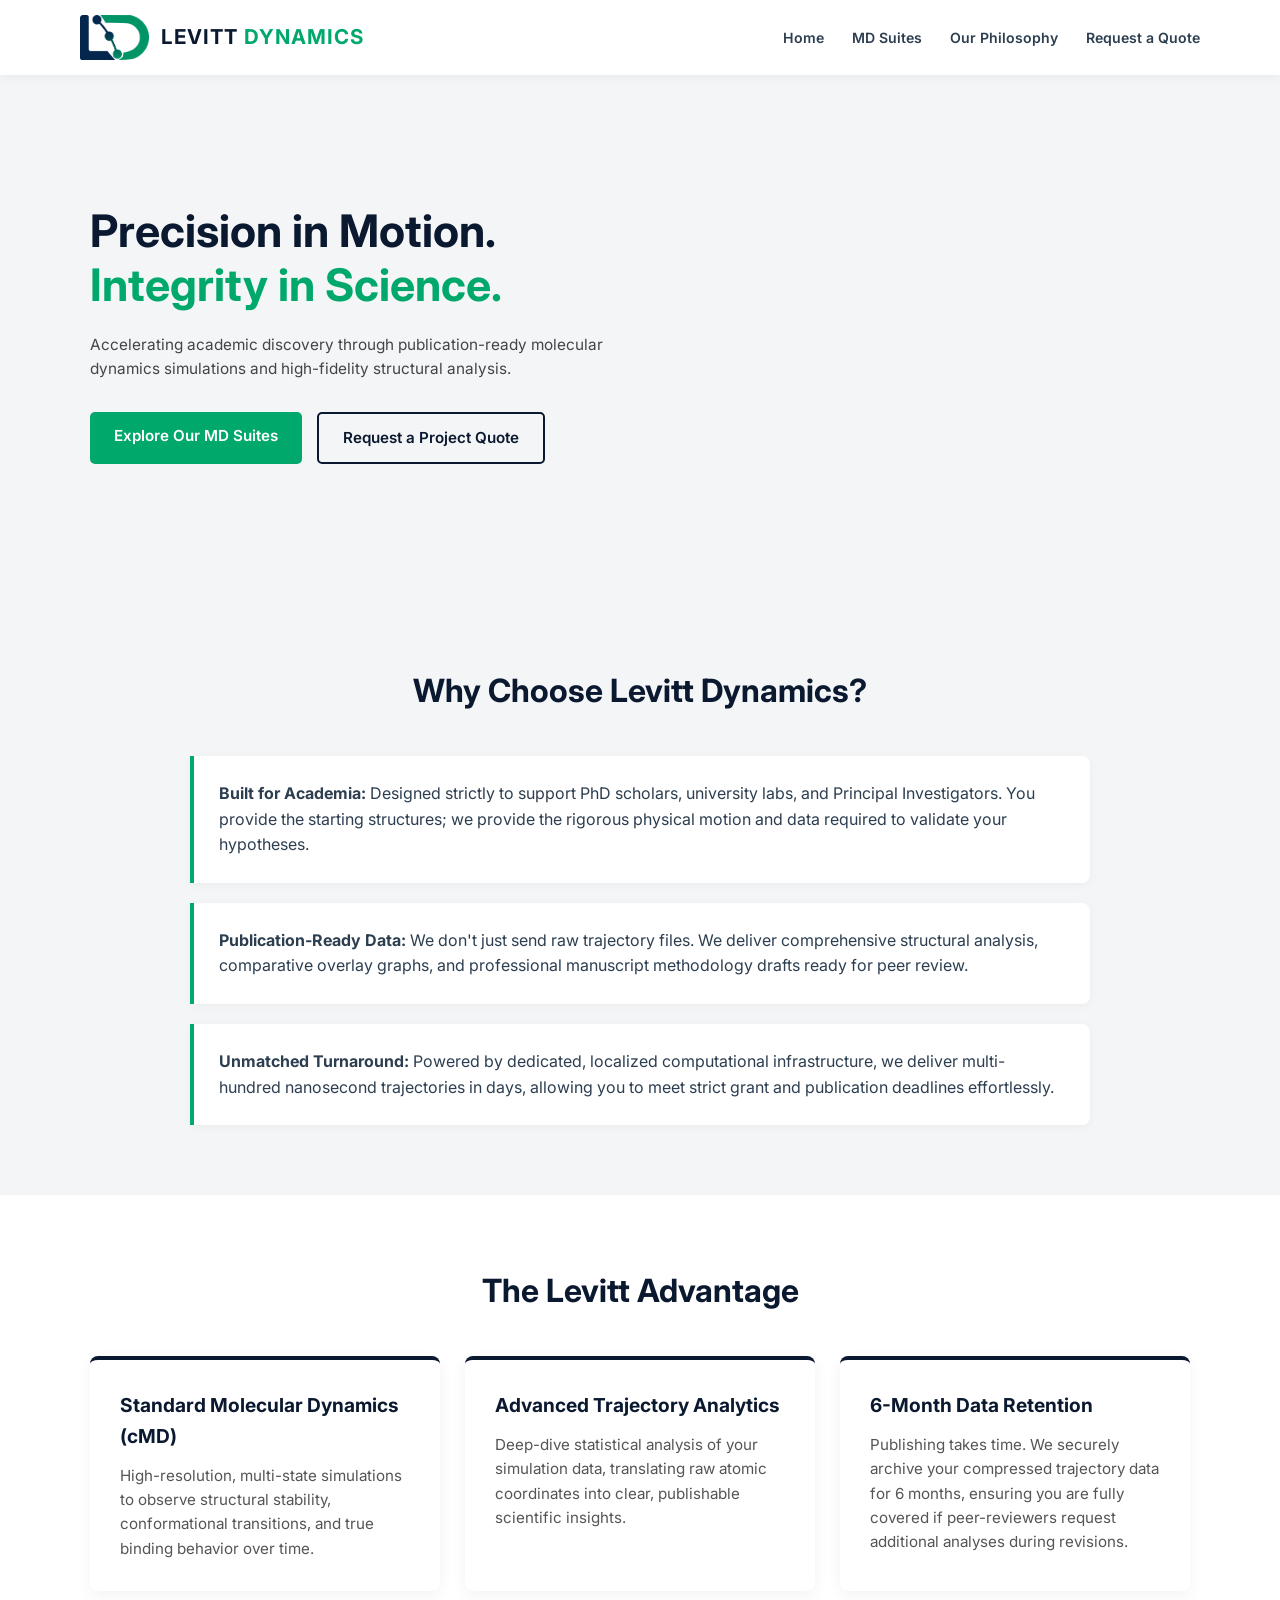
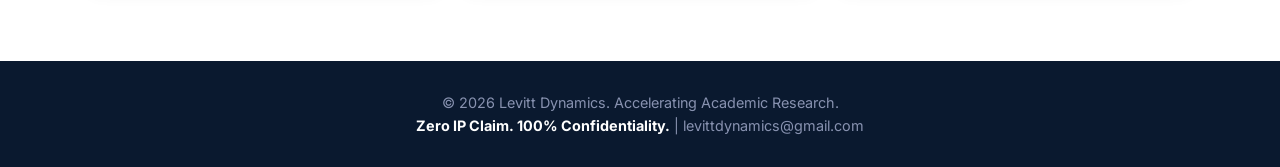
<file: index.html>
<!DOCTYPE html>
<html lang="en">
<head>
    <meta charset="UTF-8">
    <meta name="viewport" content="width=device-width, initial-scale=1.0">
    <meta name="google-site-verification" content="0DZvcTlCJePYdB1PbFu97ZRs6Vz9FszHgH2CLWsVcBQ" />
    <title>Levitt Dynamics | Accelerating Academic Research</title>
    <!-- Official Search Description & Canonical URL for the Single Search Result -->
    <meta name="description" content="Levitt Dynamics: Accelerating academic discovery through publication-ready molecular dynamics simulations and high-fidelity structural analysis.">
    <link rel="canonical" href="https://levittdynamics.com/">
    <meta name="robots" content="index, follow">
    <link rel="stylesheet" href="css/style.css">
    <link href="https://fonts.googleapis.com/css2?family=Inter:wght@300;400;600;700&display=swap" rel="stylesheet">
    <script src="https://3Dmol.org/build/3Dmol-min.js"></script>
   <!-- Favicons for Browser Tabs, Google Search, and Apple Devices -->
    <link rel="icon" type="image/png" href="/assets/logo.png?v=2">
    <link rel="shortcut icon" type="image/png" href="/assets/logo.png?v=2">
    <link rel="apple-touch-icon" href="/assets/logo.png?v=2">
</head>
<body>

    <!-- 4-Page Navigation Menu with Hamburger -->
    <nav class="navbar">
        <a href="index.html" class="logo-link">
            <div class="logo-container">
                <img src="assets/logo.png" alt="Levitt Dynamics Logo" class="navbar-logo">
                <span class="logo-text"><span class="brand-levitt">LEVITT</span> <span class="brand-dynamics">DYNAMICS</span></span>
            </div>
        </a>
        
        <!-- The 3-Line Button (Hamburger) -->
        <div class="hamburger" id="hamburger">
            <span class="line"></span>
            <span class="line"></span>
            <span class="line"></span>
        </div>

        <ul class="nav-links" id="nav-links">
            <li><a href="index.html">Home</a></li>
            <li><a href="services.html">MD Suites</a></li>
            <li><a href="philosophy.html">Our Philosophy</a></li>
            <li><a href="contact.html">Request a Quote</a></li>
        </ul>
    </nav>

    <!-- Page 1: Hero Section -->
    <header class="hero">
        <div class="hero-content">
            <h1>Precision in Motion.<br><span class="highlight">Integrity in Science.</span></h1>
            <p>Accelerating academic discovery through publication-ready molecular dynamics simulations and high-fidelity structural analysis.</p>
            <div class="button-group">
                <a href="services.html" class="btn-primary">Explore Our MD Suites</a>
                <a href="contact.html" class="btn-secondary">Request a Project Quote</a>
            </div>
        </div>
        <div class="hero-visual">
            <!-- Aromatase (3EQM) - Auto-rotating, seamless background, cartoon & surface styling -->
            <div id="molecule-viewer" class="viewer_3Dmoljs" data-pdb="3EQM" data-backgroundcolor="#f4f5f7" data-style="cartoon:color=#0A192F" data-surface="opacity:0.2;color:#00A86B" data-spin="axis:y;speed:0.5"></div>
        </div>
    </header>

    <!-- Section 2: Why Choose Levitt Dynamics? -->
    <section>
        <div class="container">
            <h2 class="section-title">Why Choose Levitt Dynamics?</h2>
            <div class="text-block-row">
                <div class="text-block">
                    <strong>Built for Academia:</strong> Designed strictly to support PhD scholars, university labs, and Principal Investigators. You provide the starting structures; we provide the rigorous physical motion and data required to validate your hypotheses.
                </div>
                <div class="text-block">
                    <strong>Publication-Ready Data:</strong> We don't just send raw trajectory files. We deliver comprehensive structural analysis, comparative overlay graphs, and professional manuscript methodology drafts ready for peer review.
                </div>
                <div class="text-block">
                    <strong>Unmatched Turnaround:</strong> Powered by dedicated, localized computational infrastructure, we deliver multi-hundred nanosecond trajectories in days, allowing you to meet strict grant and publication deadlines effortlessly.
                </div>
            </div>
        </div>
    </section>

    <!-- Section 3: The Levitt Advantage -->
    <section style="background-color: var(--text-light);">
        <div class="container">
            <h2 class="section-title">The Levitt Advantage</h2>
            <div class="grid-3">
                <div class="card">
                    <h3>Standard Molecular Dynamics (cMD)</h3>
                    <p>High-resolution, multi-state simulations to observe structural stability, conformational transitions, and true binding behavior over time.</p>
                </div>
                <div class="card">
                    <h3>Advanced Trajectory Analytics</h3>
                    <p>Deep-dive statistical analysis of your simulation data, translating raw atomic coordinates into clear, publishable scientific insights.</p>
                </div>
                <div class="card">
                    <h3>6-Month Data Retention</h3>
                    <p>Publishing takes time. We securely archive your compressed trajectory data for 6 months, ensuring you are fully covered if peer-reviewers request additional analyses during revisions.</p>
                </div>
            </div>
        </div>
    </section>

    <!-- Updated Footer -->
    <footer>
        <p>&copy; 2026 Levitt Dynamics. Accelerating Academic Research.</p>
        <p><strong>Zero IP Claim. 100% Confidentiality.</strong> | levittdynamics@gmail.com</p>
    </footer>
    <!-- Mobile Menu Script -->
    <script>
        const hamburger = document.getElementById('hamburger');
        const navLinks = document.getElementById('nav-links');
        
        hamburger.addEventListener('click', () => {
            navLinks.classList.toggle('show');
        });
    </script>
</body>
</html>
</body>
</html>
</file>
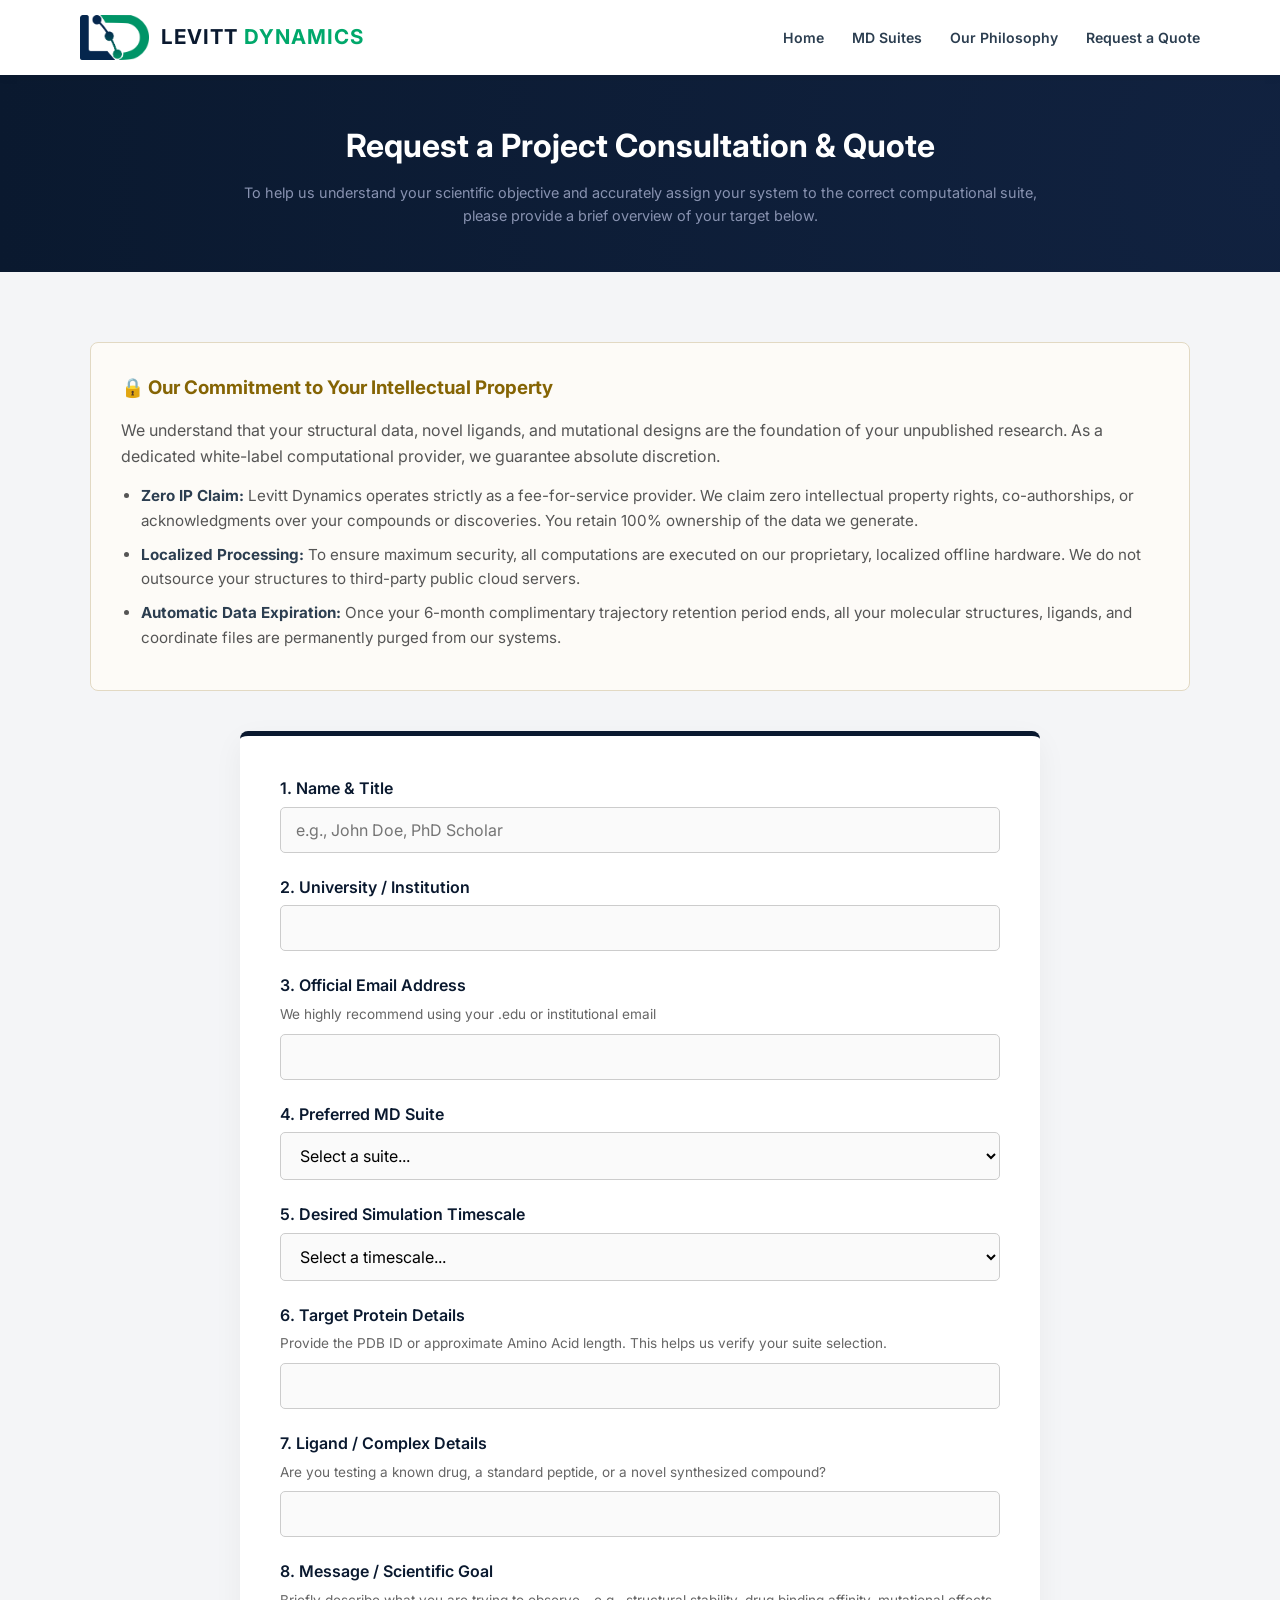
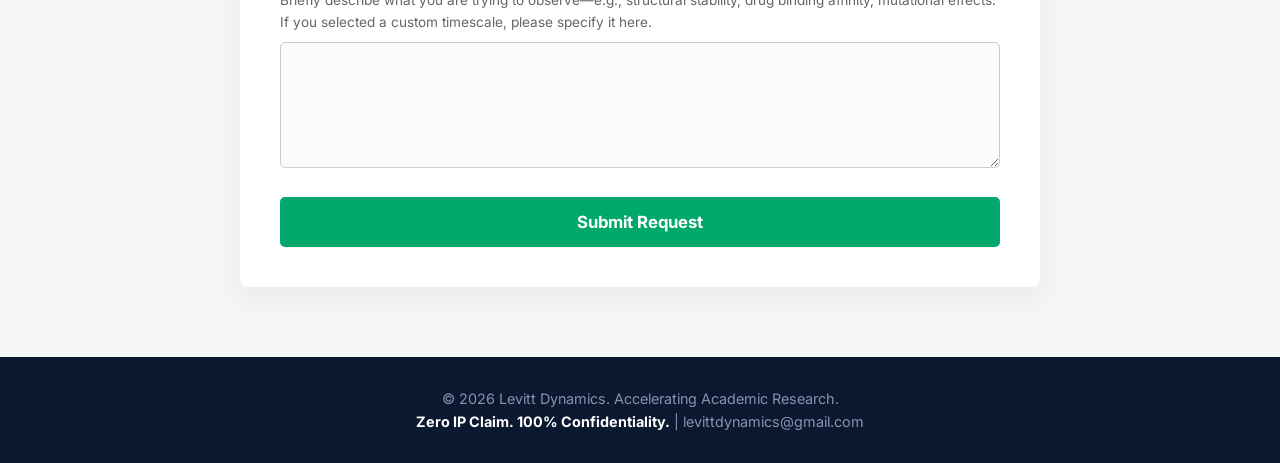
<file: contact.html>
<!DOCTYPE html>
<html lang="en">
<head>
    <meta charset="UTF-8">
    <meta name="viewport" content="width=device-width, initial-scale=1.0">
    <!-- Tells Google Search not to list this subpage as a separate search result -->
    <meta name="robots" content="noindex, follow">
    <title>Request a Quote | Levitt Dynamics</title>
    <link rel="stylesheet" href="css/style.css">
    <link href="https://fonts.googleapis.com/css2?family=Inter:wght@300;400;600;700&display=swap" rel="stylesheet">
<!-- Favicons for Browser Tabs, Google Search, and Apple Devices -->
    <link rel="icon" type="image/png" href="/assets/logo.png?v=2">
    <link rel="shortcut icon" type="image/png" href="/assets/logo.png?v=2">
    <link rel="apple-touch-icon" href="/assets/logo.png?v=2">
</head>
<body>

    <!-- 4-Page Navigation Menu -->
    <!-- 4-Page Navigation Menu with Hamburger -->
    <nav class="navbar">
        <a href="index.html" class="logo-link">
            <div class="logo-container">
                <img src="assets/logo.png" alt="Levitt Dynamics Logo" class="navbar-logo">
                <span class="logo-text"><span class="brand-levitt">LEVITT</span> <span class="brand-dynamics">DYNAMICS</span></span>
            </div>
        </a>
        
        <!-- The 3-Line Button (Hamburger) -->
        <div class="hamburger" id="hamburger">
            <span class="line"></span>
            <span class="line"></span>
            <span class="line"></span>
        </div>

        <ul class="nav-links" id="nav-links">
            <li><a href="index.html">Home</a></li>
            <li><a href="services.html">MD Suites</a></li>
            <li><a href="philosophy.html">Our Philosophy</a></li>
            <li><a href="contact.html">Request a Quote</a></li>
        </ul>
    </nav>

    <!-- Page Header -->
    <header class="page-header">
        <div class="container">
            <h1>Request a Project Consultation & Quote</h1>
            <p>To help us understand your scientific objective and accurately assign your system to the correct computational suite, please provide a brief overview of your target below.</p>
        </div>
    </header>

    <section class="contact-section">
        <div class="container">
            
            <!-- Trust & Privacy Block -->
            <div class="privacy-block">
                <h3>🔒 Our Commitment to Your Intellectual Property</h3>
                <p style="margin-bottom: 15px; color: #555;">We understand that your structural data, novel ligands, and mutational designs are the foundation of your unpublished research. As a dedicated white-label computational provider, we guarantee absolute discretion.</p>
                <ul>
                    <li><strong>Zero IP Claim:</strong> Levitt Dynamics operates strictly as a fee-for-service provider. We claim zero intellectual property rights, co-authorships, or acknowledgments over your compounds or discoveries. You retain 100% ownership of the data we generate.</li>
                    <li><strong>Localized Processing:</strong> To ensure maximum security, all computations are executed on our proprietary, localized offline hardware. We do not outsource your structures to third-party public cloud servers.</li>
                    <li><strong>Automatic Data Expiration:</strong> Once your 6-month complimentary trajectory retention period ends, all your molecular structures, ligands, and coordinate files are permanently purged from our systems.</li>
                </ul>
            </div>

           <!-- Native Custom HTML Form Connected to Google Sheets -->
            <form id="quote-form" class="custom-form">
                
                <div class="form-group">
                    <label>1. Name & Title</label>
                    <input type="text" name="Name_and_Title" placeholder="e.g., John Doe, PhD Scholar" required>
                </div>

                <div class="form-group">
                    <label>2. University / Institution</label>
                    <input type="text" name="Institution" required>
                </div>

                <div class="form-group">
                    <label>3. Official Email Address</label>
                    <span class="form-subtext">We highly recommend using your .edu or institutional email</span>
                    <input type="email" name="Email" required>
                </div>

                <div class="form-group">
                    <label>4. Preferred MD Suite</label>
                    <select name="Preferred_Suite" required>
                        <option value="" disabled selected>Select a suite...</option>
                        <option value="Kinetic Suite">The Kinetic Suite (Standard Globular Proteins)</option>
                        <option value="Momentum Suite">The Momentum Suite (Large Multi-Domain Complexes)</option>
                        <option value="Resonance Suite">The Resonance Suite (Membrane/Viral Systems)</option>
                        <option value="Continuum Custom">The Continuum Custom (Massive/Custom Systems)</option>
                        <option value="Not Sure - Recommend one">I'm not sure—please recommend the best suite for my system.</option>
                    </select>
                </div>

                <div class="form-group">
                    <label>5. Desired Simulation Timescale</label>
                    <select name="Timescale" required>
                        <option value="" disabled selected>Select a timescale...</option>
                        <option value="Standard (300ns Apo + 300ns Complex)">Standard (300ns Apo + 300ns Complex)</option>
                        <option value="Extended (500ns Apo + 500ns Complex)">Extended (500ns Apo + 500ns Complex)</option>
                        <option value="Custom / Ultra-Long">Custom / Ultra-Long (Please specify in the message below)</option>
                    </select>
                </div>

                <div class="form-group">
                    <label>6. Target Protein Details</label>
                    <span class="form-subtext">Provide the PDB ID or approximate Amino Acid length. This helps us verify your suite selection.</span>
                    <input type="text" name="Protein_Details" required>
                </div>

                <div class="form-group">
                    <label>7. Ligand / Complex Details</label>
                    <span class="form-subtext">Are you testing a known drug, a standard peptide, or a novel synthesized compound?</span>
                    <input type="text" name="Ligand_Details" required>
                </div>

                <div class="form-group">
                    <label>8. Message / Scientific Goal</label>
                    <span class="form-subtext">Briefly describe what you are trying to observe—e.g., structural stability, drug binding affinity, mutational effects. If you selected a custom timescale, please specify it here.</span>
                    <textarea name="Message" rows="5" required></textarea>
                </div>

                <button type="submit" id="submit-btn">Submit Request</button>
                <p id="form-status" style="margin-top: 15px; font-weight: 600; text-align: center; display: none;"></p>
            </form>
        </div>
    </section>

    <!-- Footer -->
    <footer>
        <p>&copy; 2026 Levitt Dynamics. Accelerating Academic Research.</p>
        <p><strong>Zero IP Claim. 100% Confidentiality.</strong> | levittdynamics@gmail.com</p>
    </footer>
<!-- Mobile Menu Script -->
    <script>
        const hamburger = document.getElementById('hamburger');
        const navLinks = document.getElementById('nav-links');
        
        hamburger.addEventListener('click', () => {
            navLinks.classList.toggle('show');
        });
    </script>
    <script>
        // Paste your copied Google Web App URL inside the quotes below:
        const scriptURL = 'https://script.google.com/macros/s/AKfycbzELF62YZRFzhubM492NEBcgCMgbRRPGye5VruehFUKt0E6NpcOJTbikpPu-A7-8A_Q/exec';
        
        const form = document.getElementById('quote-form');
        const submitBtn = document.getElementById('submit-btn');
        const statusText = document.getElementById('form-status');

        form.addEventListener('submit', e => {
            e.preventDefault();
            submitBtn.disabled = true;
            submitBtn.innerText = "Submitting...";
            
            fetch(scriptURL, { method: 'POST', body: new FormData(form)})
                .then(response => {
                    statusText.style.display = "block";
                    statusText.style.color = "#00A86B";
                    statusText.innerText = "✅ Thank you! Your project quote request has been received.";
                    form.reset();
                    submitBtn.disabled = false;
                    submitBtn.innerText = "Submit Request";
                })
                .catch(error => {
                    statusText.style.display = "block";
                    statusText.style.color = "red";
                    statusText.innerText = "❌ Error submitting request. Please email us directly at levittdynamics@gmail.com";
                    submitBtn.disabled = false;
                    submitBtn.innerText = "Submit Request";
                });
        });
    </script>
</body>
</html>
</file>
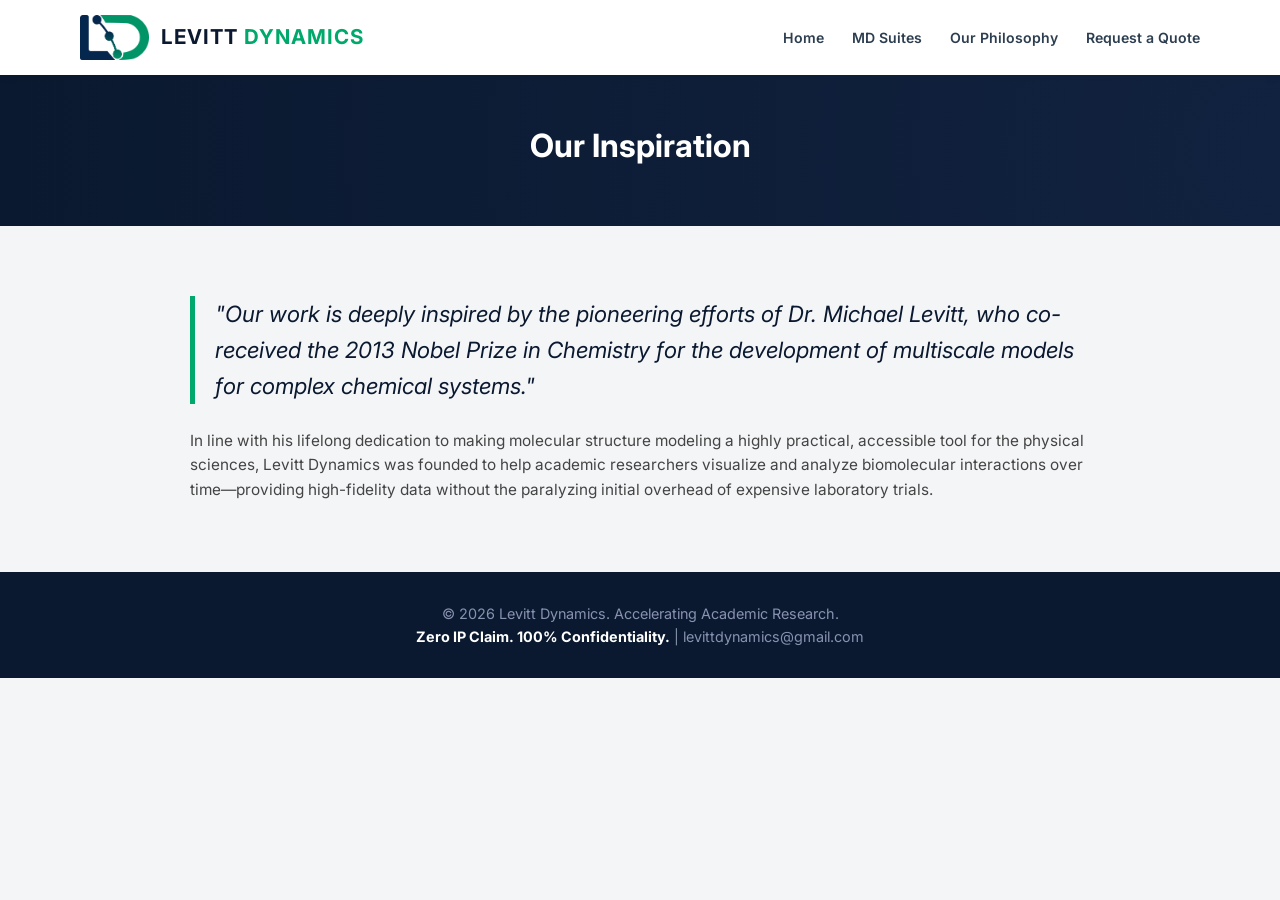
<file: philosophy.html>
<!DOCTYPE html>
<html lang="en">
<head>
    <meta charset="UTF-8">
    <meta name="viewport" content="width=device-width, initial-scale=1.0">
    <!-- Tells Google Search not to list this subpage as a separate search result -->
    <meta name="robots" content="noindex, follow">
    <title>Our Philosophy | Levitt Dynamics</title>
    <link rel="stylesheet" href="css/style.css">
    <link href="https://fonts.googleapis.com/css2?family=Inter:wght@300;400;600;700;800&display=swap" rel="stylesheet">
<!-- Favicons for Browser Tabs, Google Search, and Apple Devices -->
    <link rel="icon" type="image/png" href="/assets/logo.png?v=2">
    <link rel="shortcut icon" type="image/png" href="/assets/logo.png?v=2">
    <link rel="apple-touch-icon" href="/assets/logo.png?v=2">
</head>
<body>

    <!-- 4-Page Navigation Menu with Hamburger -->
    <nav class="navbar">
        <a href="index.html" class="logo-link">
            <div class="logo-container">
                <img src="assets/logo.png" alt="Levitt Dynamics Logo" class="navbar-logo">
                <span class="logo-text"><span class="brand-levitt">LEVITT</span> <span class="brand-dynamics">DYNAMICS</span></span>
            </div>
        </a>
        
        <!-- The 3-Line Button (Hamburger) -->
        <div class="hamburger" id="hamburger">
            <span class="line"></span>
            <span class="line"></span>
            <span class="line"></span>
        </div>

        <ul class="nav-links" id="nav-links">
            <li><a href="index.html">Home</a></li>
            <li><a href="services.html">MD Suites</a></li>
            <li><a href="philosophy.html">Our Philosophy</a></li>
            <li><a href="contact.html">Request a Quote</a></li>
        </ul>
    </nav>

    <!-- Page Header -->
    <header class="page-header">
        <div class="container">
            <h1>Our Inspiration</h1>
        </div>
    </header>

    <section>
        <div class="container">
            <div class="quote-block">
                <div class="quote-text">
                    "Our work is deeply inspired by the pioneering efforts of Dr. Michael Levitt, who co-received the 2013 Nobel Prize in Chemistry for the development of multiscale models for complex chemical systems."
                </div>
                <div class="quote-subtext">
                    <p>In line with his lifelong dedication to making molecular structure modeling a highly practical, accessible tool for the physical sciences, Levitt Dynamics was founded to help academic researchers visualize and analyze biomolecular interactions over time—providing high-fidelity data without the paralyzing initial overhead of expensive laboratory trials.</p>
                </div>
            </div>
        </div>
    </section>

    <!-- Footer -->
    <footer>
        <p>&copy; 2026 Levitt Dynamics. Accelerating Academic Research.</p>
        <p><strong>Zero IP Claim. 100% Confidentiality.</strong> | levittdynamics@gmail.com</p>
    </footer>
<!-- Mobile Menu Script -->
    <script>
        const hamburger = document.getElementById('hamburger');
        const navLinks = document.getElementById('nav-links');
        
        hamburger.addEventListener('click', () => {
            navLinks.classList.toggle('show');
        });
    </script>
</body>
</html>
</body>
</html>
</file>
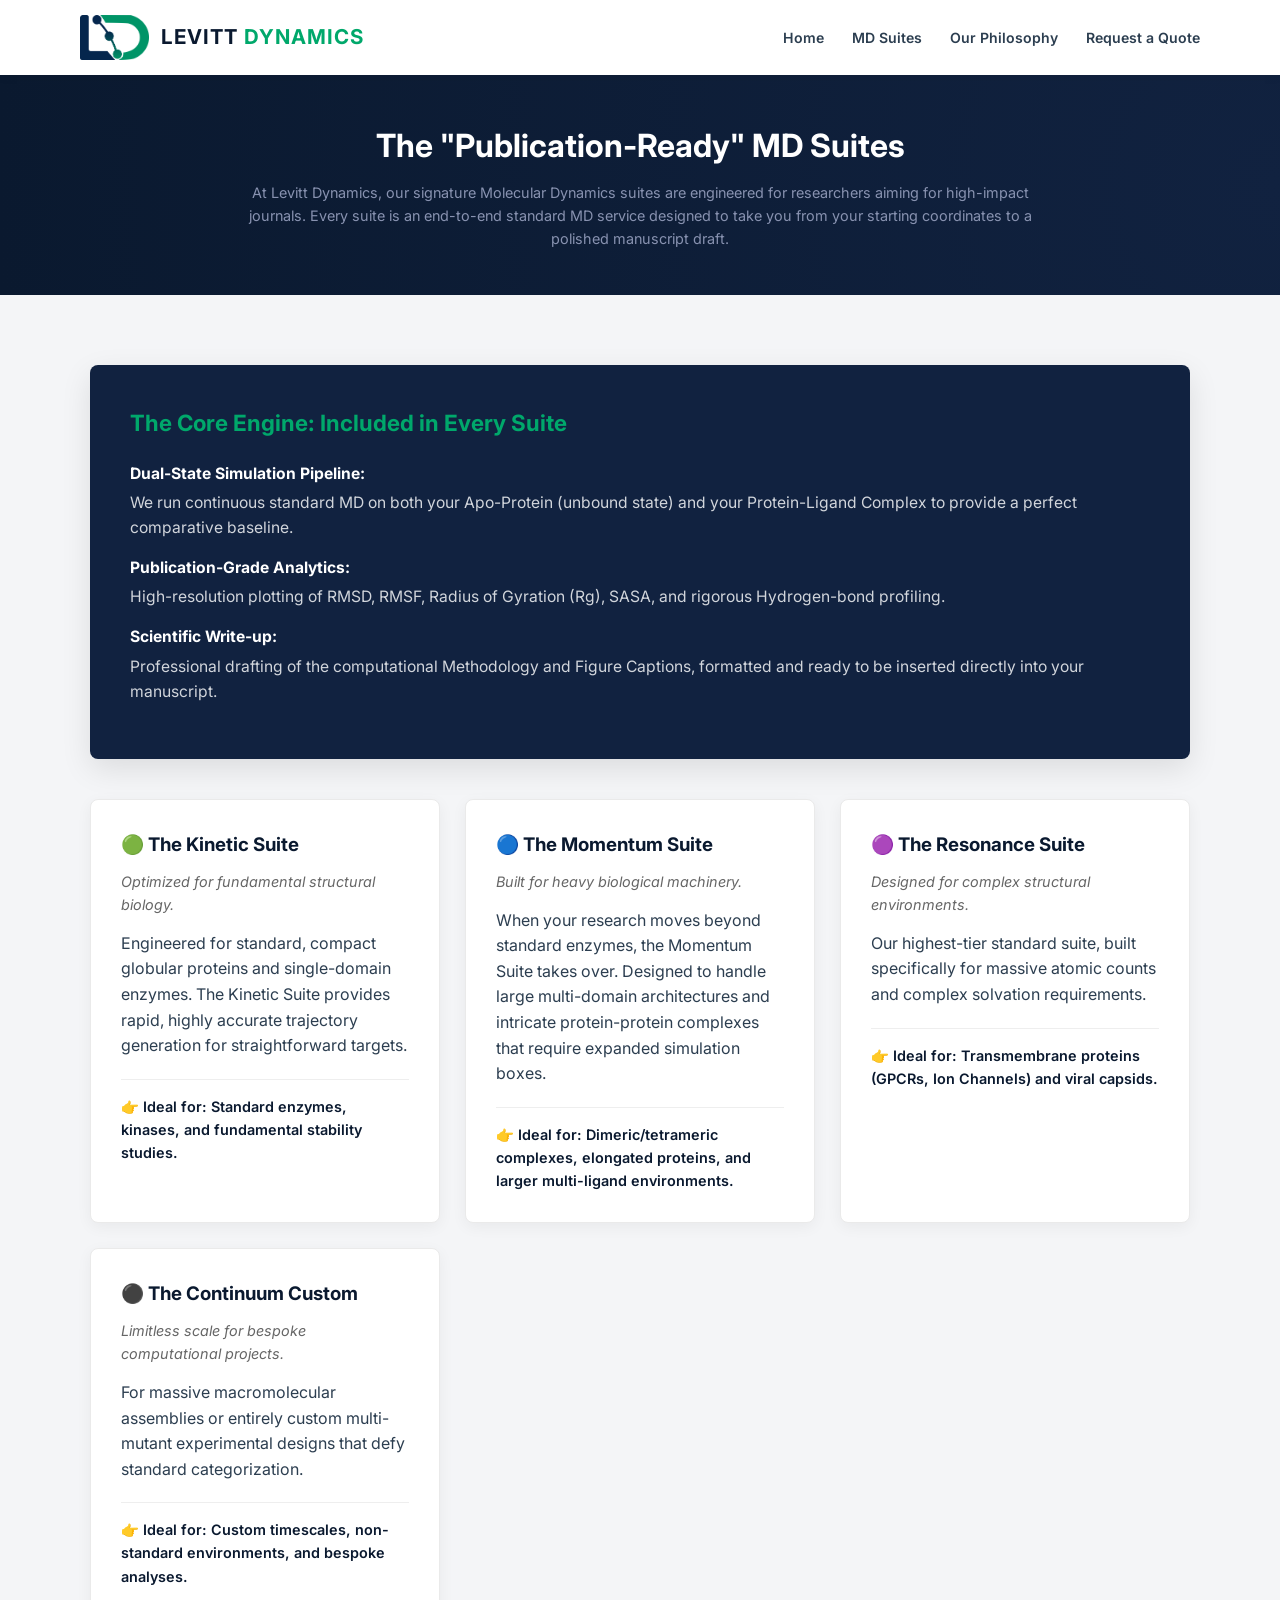
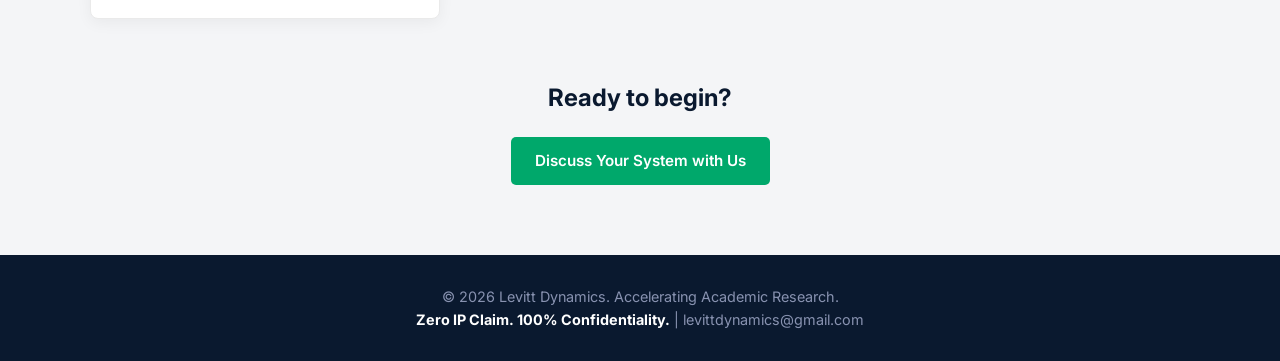
<file: services.html>
<!DOCTYPE html>
<html lang="en">
<head>
    <meta charset="UTF-8">
    <meta name="viewport" content="width=device-width, initial-scale=1.0">
    <!-- Tells Google Search not to list this subpage as a separate search result -->
    <meta name="robots" content="noindex, follow">
    <title>MD Suites | Levitt Dynamics</title>
    <link rel="stylesheet" href="css/style.css">
    <link href="https://fonts.googleapis.com/css2?family=Inter:wght@300;400;600;700&display=swap" rel="stylesheet">
<!-- Favicons for Browser Tabs, Google Search, and Apple Devices -->
    <link rel="icon" type="image/png" href="/assets/logo.png?v=2">
    <link rel="shortcut icon" type="image/png" href="/assets/logo.png?v=2">
    <link rel="apple-touch-icon" href="/assets/logo.png?v=2">
</head>
<body>

   <!-- 4-Page Navigation Menu with Hamburger -->
    <nav class="navbar">
        <a href="index.html" class="logo-link">
            <div class="logo-container">
                <img src="assets/logo.png" alt="Levitt Dynamics Logo" class="navbar-logo">
                <span class="logo-text"><span class="brand-levitt">LEVITT</span> <span class="brand-dynamics">DYNAMICS</span></span>
            </div>
        </a>
        
        <!-- The 3-Line Button (Hamburger) -->
        <div class="hamburger" id="hamburger">
            <span class="line"></span>
            <span class="line"></span>
            <span class="line"></span>
        </div>

        <ul class="nav-links" id="nav-links">
            <li><a href="index.html">Home</a></li>
            <li><a href="services.html">MD Suites</a></li>
            <li><a href="philosophy.html">Our Philosophy</a></li>
            <li><a href="contact.html">Request a Quote</a></li>
        </ul>
    </nav>

    <!-- Page Header -->
    <header class="page-header">
        <div class="container">
            <h1>The "Publication-Ready" MD Suites</h1>
            <p>At Levitt Dynamics, our signature Molecular Dynamics suites are engineered for researchers aiming for high-impact journals. Every suite is an end-to-end standard MD service designed to take you from your starting coordinates to a polished manuscript draft.</p>
        </div>
    </header>

    <section>
        <div class="container">
            <!-- The Core Engine Block -->
            <div class="core-engine-box">
                <h3>The Core Engine: Included in Every Suite</h3>
                <ul>
                    <li><strong>Dual-State Simulation Pipeline:</strong> We run continuous standard MD on both your Apo-Protein (unbound state) and your Protein-Ligand Complex to provide a perfect comparative baseline.</li>
                    <li><strong>Publication-Grade Analytics:</strong> High-resolution plotting of RMSD, RMSF, Radius of Gyration (Rg), SASA, and rigorous Hydrogen-bond profiling.</li>
                    <li><strong>Scientific Write-up:</strong> Professional drafting of the computational Methodology and Figure Captions, formatted and ready to be inserted directly into your manuscript.</li>
                </ul>
            </div>

            <!-- The 4 Suites Grid -->
            <div class="grid-2">
                <div class="suite-card">
                    <h3>🟢 The Kinetic Suite</h3>
                    <div class="suite-subtitle">Optimized for fundamental structural biology.</div>
                    <p>Engineered for standard, compact globular proteins and single-domain enzymes. The Kinetic Suite provides rapid, highly accurate trajectory generation for straightforward targets.</p>
                    <div class="ideal-for">👉 Ideal for: Standard enzymes, kinases, and fundamental stability studies.</div>
                </div>

                <div class="suite-card">
                    <h3>🔵 The Momentum Suite</h3>
                    <div class="suite-subtitle">Built for heavy biological machinery.</div>
                    <p>When your research moves beyond standard enzymes, the Momentum Suite takes over. Designed to handle large multi-domain architectures and intricate protein-protein complexes that require expanded simulation boxes.</p>
                    <div class="ideal-for">👉 Ideal for: Dimeric/tetrameric complexes, elongated proteins, and larger multi-ligand environments.</div>
                </div>

                <div class="suite-card">
                    <h3>🟣 The Resonance Suite</h3>
                    <div class="suite-subtitle">Designed for complex structural environments.</div>
                    <p>Our highest-tier standard suite, built specifically for massive atomic counts and complex solvation requirements.</p>
                    <div class="ideal-for">👉 Ideal for: Transmembrane proteins (GPCRs, Ion Channels) and viral capsids.</div>
                </div>

                <div class="suite-card">
                    <h3>⚫ The Continuum Custom</h3>
                    <div class="suite-subtitle">Limitless scale for bespoke computational projects.</div>
                    <p>For massive macromolecular assemblies or entirely custom multi-mutant experimental designs that defy standard categorization.</p>
                    <div class="ideal-for">👉 Ideal for: Custom timescales, non-standard environments, and bespoke analyses.</div>
                </div>
            </div>

            <!-- Bottom CTA -->
            <div style="text-align: center; margin-top: 60px;">
                <h2 style="color: var(--primary-blue); margin-bottom: 20px;">Ready to begin?</h2>
                <a href="contact.html" class="btn-primary">Discuss Your System with Us</a>
            </div>
        </div>
    </section>

    <!-- Footer -->
    <footer>
        <p>&copy; 2026 Levitt Dynamics. Accelerating Academic Research.</p>
        <p><strong>Zero IP Claim. 100% Confidentiality.</strong> | levittdynamics@gmail.com</p>
    </footer>
<!-- Mobile Menu Script -->
    <script>
        const hamburger = document.getElementById('hamburger');
        const navLinks = document.getElementById('nav-links');
        
        hamburger.addEventListener('click', () => {
            navLinks.classList.toggle('show');
        });
    </script>
</body>
</html>
</file>
<file: css/style.css>
/* ========================================= */
/* 1. BASE VARIABLES & FLUID RESET           */
/* ========================================= */
:root {
    --primary-blue: #0A192F; 
    --secondary-green: #00A86B; 
    --accent-blue: #112240; 
    --neutral-bg: #f4f5f7; 
    --text-dark: #2c3e50;
    --text-light: #ffffff;
    --text-muted: #8892b0;
}

* {
    margin: 0;
    padding: 0;
    box-sizing: border-box;
    font-family: 'Inter', sans-serif;
}

html, body {
    width: 100%;
    max-width: 100vw;
    background-color: var(--neutral-bg);
    color: var(--text-dark);
    line-height: 1.6;
    overflow-x: hidden;
}

/* Universal Container: Always keeps safe left/right margins on ALL monitors */
.container {
    width: 100%;
    max-width: 1200px;
    margin: 0 auto;
    padding-left: clamp(20px, 5vw, 50px);
    padding-right: clamp(20px, 5vw, 50px);
}

/* ========================================= */
/* 2. UNIVERSAL NAVIGATION BAR               */
/* ========================================= */
.navbar {
    display: flex;
    justify-content: space-between;
    align-items: center;
    width: 100%;
    /* Aligns perfectly with .container on all monitor sizes */
    padding: 15px max(5vw, calc((100% - 1200px) / 2 + 40px));
    background-color: var(--text-light);
    box-shadow: 0 2px 10px rgba(0,0,0,0.05);
    position: relative;
    z-index: 99999;
}

.logo-link {
    text-decoration: none;
    color: inherit;
    display: inline-block;
}

.logo-container {
    display: flex;
    align-items: center;
    gap: 12px;
}

.navbar-logo {
    height: clamp(36px, 3.5vw, 48px);
    width: auto;
    display: block;
}

.logo-text {
    font-size: clamp(1.05rem, 1.6vw, 1.35rem);
    font-weight: 700;
    letter-spacing: 1px;
    white-space: nowrap;
}

.brand-levitt { color: var(--primary-blue); }
.brand-dynamics { color: var(--secondary-green); }

.nav-links {
    list-style: none;
    display: flex;
    align-items: center;
    gap: clamp(15px, 2.2vw, 30px);
}

.nav-links a {
    text-decoration: none;
    color: var(--text-dark);
    font-weight: 600;
    font-size: clamp(0.88rem, 1vw, 0.98rem);
    white-space: nowrap;
    transition: color 0.3s;
}

.nav-links a:hover, .nav-links a.active {
    color: var(--secondary-green);
}

/* Hamburger Menu (3-line button) - Hidden on desktop/laptops */
.hamburger {
    display: none;
    flex-direction: column;
    cursor: pointer;
    gap: 5px;
    z-index: 100000;
}

.hamburger .line {
    width: 25px;
    height: 3px;
    background-color: var(--primary-blue);
    border-radius: 3px;
    transition: all 0.3s;
}

/* ========================================= */
/* 3. FLUID HERO SECTION                     */
/* ========================================= */
.hero {
    display: flex;
    align-items: center;
    justify-content: space-between;
    width: 100%;
    max-width: 1200px;
    margin: 0 auto;
    padding: clamp(30px, 5vw, 60px) clamp(20px, 5vw, 50px);
    gap: clamp(20px, 4vw, 40px);
    position: relative;
}

.hero-content { 
    flex: 1.1; 
    min-width: 280px;
    position: relative;
    z-index: 10;
}

/* Fluid Typography: Scales smoothly for phones, laptops, and large monitors */
.hero-content h1 {
    font-size: clamp(1.9rem, 3.5vw, 2.8rem);
    color: var(--primary-blue);
    line-height: 1.2;
    margin-bottom: 20px;
}

.highlight {
    color: var(--secondary-green);
}

.hero-content p {
    font-size: clamp(0.95rem, 1.2vw, 1.1rem);
    margin-bottom: 30px;
    color: #444;
}

.button-group {
    display: flex;
    gap: 15px;
    flex-wrap: wrap;
}

.btn-primary, .btn-secondary {
    display: inline-block;
    padding: 12px 24px;
    font-weight: 600;
    font-size: 0.95rem;
    border-radius: 5px;
    text-decoration: none;
    transition: all 0.3s;
    text-align: center;
}

.btn-primary {
    background-color: var(--secondary-green);
    color: var(--text-light);
}

.btn-primary:hover { background-color: var(--primary-blue); }

.btn-secondary {
    background-color: transparent;
    color: var(--primary-blue);
    border: 2px solid var(--primary-blue);
}

.btn-secondary:hover {
    background-color: var(--primary-blue);
    color: var(--text-light);
}

/* 3D Visual Box */
.hero-visual {
    flex: 0.9;
    width: 100%;
    height: clamp(280px, 32vw, 400px);
    background-color: transparent;
    position: relative;
    z-index: 1;
    overflow: hidden;
    pointer-events: none !important;
}

.hero-visual * {
    pointer-events: none !important;
}

#molecule-viewer {
    width: 100%;
    height: 100%;
    position: absolute;
    top: 0;
    left: 0;
}

/* ========================================= */
/* 4. SMART AUTO-FIT GRIDS (ALL MONITORS)    */
/* ========================================= */
section {
    padding: clamp(40px, 6vw, 70px) 0;
}

.section-title {
    text-align: center;
    color: var(--primary-blue);
    margin-bottom: 40px;
    font-size: clamp(1.6rem, 2.5vw, 2.2rem);
}

/* Automatically fits 3, 2, or 1 columns based on monitor width */
.grid-3 {
    display: grid;
    grid-template-columns: repeat(auto-fit, minmax(280px, 1fr));
    gap: 25px;
}

/* Automatically fits 2 or 1 columns based on monitor width */
.grid-2 {
    display: grid;
    grid-template-columns: repeat(auto-fit, minmax(320px, 1fr));
    gap: 25px;
}

.card {
    background: var(--text-light);
    padding: 30px;
    border-radius: 8px;
    box-shadow: 0 4px 15px rgba(0,0,0,0.05);
    border-top: 4px solid var(--primary-blue);
}

.card h3 {
    color: var(--primary-blue);
    margin-bottom: 12px;
    font-size: 1.2rem;
}

.card p { font-size: 0.95rem; color: #555; }

.text-block-row {
    display: flex;
    flex-direction: column;
    gap: 20px;
    max-width: 900px;
    margin: 0 auto;
}

.text-block {
    background: #fff;
    padding: 25px;
    border-left: 4px solid var(--secondary-green);
    box-shadow: 0 2px 10px rgba(0,0,0,0.04);
    border-radius: 0 8px 8px 0;
}

/* ========================================= */
/* 5. PAGE HEADERS & SPECIAL BLOCKS          */
/* ========================================= */
.page-header {
    background-color: var(--primary-blue);
    background-image: radial-gradient(circle at right, var(--accent-blue) 0%, var(--primary-blue) 100%);
    color: var(--text-light);
    text-align: center;
    padding: clamp(25px, 4vw, 45px) 20px;
}

.page-header h1 {
    font-size: clamp(1.5rem, 2.5vw, 2.1rem);
    margin-bottom: 10px;
}

.page-header p {
    font-size: clamp(0.9rem, 1.1vw, 1.05rem);
    color: var(--text-muted);
    max-width: 800px;
    margin: 0 auto;
}

.core-engine-box {
    background: var(--accent-blue);
    color: var(--text-light);
    padding: clamp(25px, 4vw, 40px);
    border-radius: 8px;
    margin-bottom: 40px;
    box-shadow: 0 10px 30px rgba(0,0,0,0.1);
}

.core-engine-box h3 { color: var(--secondary-green); margin-bottom: 20px; font-size: 1.4rem; }
.core-engine-box ul { list-style: none; }
.core-engine-box li { margin-bottom: 15px; font-size: 0.98rem; color: #d1d5db; }
.core-engine-box li strong { color: #fff; display: block; margin-bottom: 4px; }

.suite-card {
    background: #fff;
    padding: 30px;
    border-radius: 8px;
    box-shadow: 0 4px 15px rgba(0,0,0,0.05);
    border: 1px solid #eaeaea;
}

.suite-card h3 { display: flex; align-items: center; gap: 10px; color: var(--primary-blue); margin-bottom: 10px; }
.suite-card .suite-subtitle { font-style: italic; color: #666; margin-bottom: 15px; font-size: 0.9rem; }
.suite-card .ideal-for { margin-top: 20px; padding-top: 15px; border-top: 1px solid #eee; font-size: 0.9rem; font-weight: 600; color: var(--primary-blue); }

.quote-block {
    max-width: 900px;
    margin: 0 auto;
}

.quote-text {
    font-size: clamp(1.1rem, 1.8vw, 1.4rem);
    font-style: italic;
    color: var(--primary-blue);
    line-height: 1.6;
    margin-bottom: 25px;
    border-left: 5px solid var(--secondary-green);
    padding-left: 20px;
}

.quote-subtext {
    font-size: clamp(0.95rem, 1.2vw, 1.1rem);
    color: #444;
}

/* ========================================= */
/* 6. NATIVE CONTACT FORM & PRIVACY BLOCK    */
/* ========================================= */
.privacy-block {
    background: #fdfbf7;
    border: 1px solid #e2d9c3;
    padding: clamp(20px, 3.5vw, 30px);
    border-radius: 8px;
    margin-bottom: 40px;
}

.privacy-block h3 { color: #856404; margin-bottom: 15px; display: flex; align-items: center; gap: 10px; }
.privacy-block ul { margin-left: 20px; color: #555; }
.privacy-block li { margin-bottom: 10px; font-size: 0.95rem; }
.privacy-block li strong { color: var(--text-dark); }

.custom-form {
    background: #fff;
    padding: clamp(20px, 4vw, 40px);
    border-radius: 8px;
    box-shadow: 0 10px 30px rgba(0,0,0,0.05);
    max-width: 800px;
    margin: 0 auto;
    border-top: 5px solid var(--primary-blue);
}

.form-group { margin-bottom: 22px; }
.form-group label { display: block; font-weight: 600; margin-bottom: 5px; color: var(--primary-blue); }
.form-subtext { display: block; font-size: 0.85rem; color: #666; margin-bottom: 8px; }

.custom-form input, .custom-form select, .custom-form textarea {
    width: 100%;
    padding: 12px 15px;
    border: 1px solid #ccc;
    border-radius: 5px;
    font-size: 1rem;
    background: #fafafa;
}

.custom-form input:focus, .custom-form select:focus, .custom-form textarea:focus {
    outline: none;
    border-color: var(--secondary-green);
    background: #fff;
}

.custom-form button {
    width: 100%;
    padding: 15px;
    background: var(--secondary-green);
    color: #fff;
    border: none;
    border-radius: 5px;
    font-size: 1.05rem;
    font-weight: 700;
    cursor: pointer;
    transition: 0.3s;
}

.custom-form button:hover { background: var(--primary-blue); }

footer {
    text-align: center;
    padding: 30px 20px;
    background-color: var(--primary-blue);
    color: var(--text-muted);
    font-size: 0.9rem;
}

footer strong { color: #fff; }

/* ========================================= */
/* 7. TABLETS & SMALL LAPTOPS (< 950px)      */
/* ========================================= */
@media (max-width: 950px) {
    .hero {
        flex-direction: column;
        text-align: center;
    }
    .button-group {
        justify-content: center;
    }
}

/* ========================================= */
/* 8. MOBILE PHONES (< 768px)                */
/* ========================================= */
@media (max-width: 768px) {
    .navbar { 
        flex-direction: row; 
        justify-content: space-between; 
        padding: 15px 20px; 
    }
    
    .hamburger { display: flex; }
    
    .nav-links { 
        display: none; 
        flex-direction: column; 
        align-items: flex-start;
        position: absolute;
        top: 100%;
        left: 0;
        width: 100%;
        background-color: var(--text-light);
        padding: 15px 25px;
        box-shadow: 0 8px 15px rgba(0,0,0,0.1);
        z-index: 99999;
        gap: 0;
    }

    .nav-links.show { display: flex; }
    .nav-links li { width: 100%; }
    .nav-links a { font-size: 1.05rem; padding: 12px 0; display: block; border-bottom: 1px solid #eee; width: 100%; }
    .btn-primary, .btn-secondary { width: 100%; }
}
</file>
